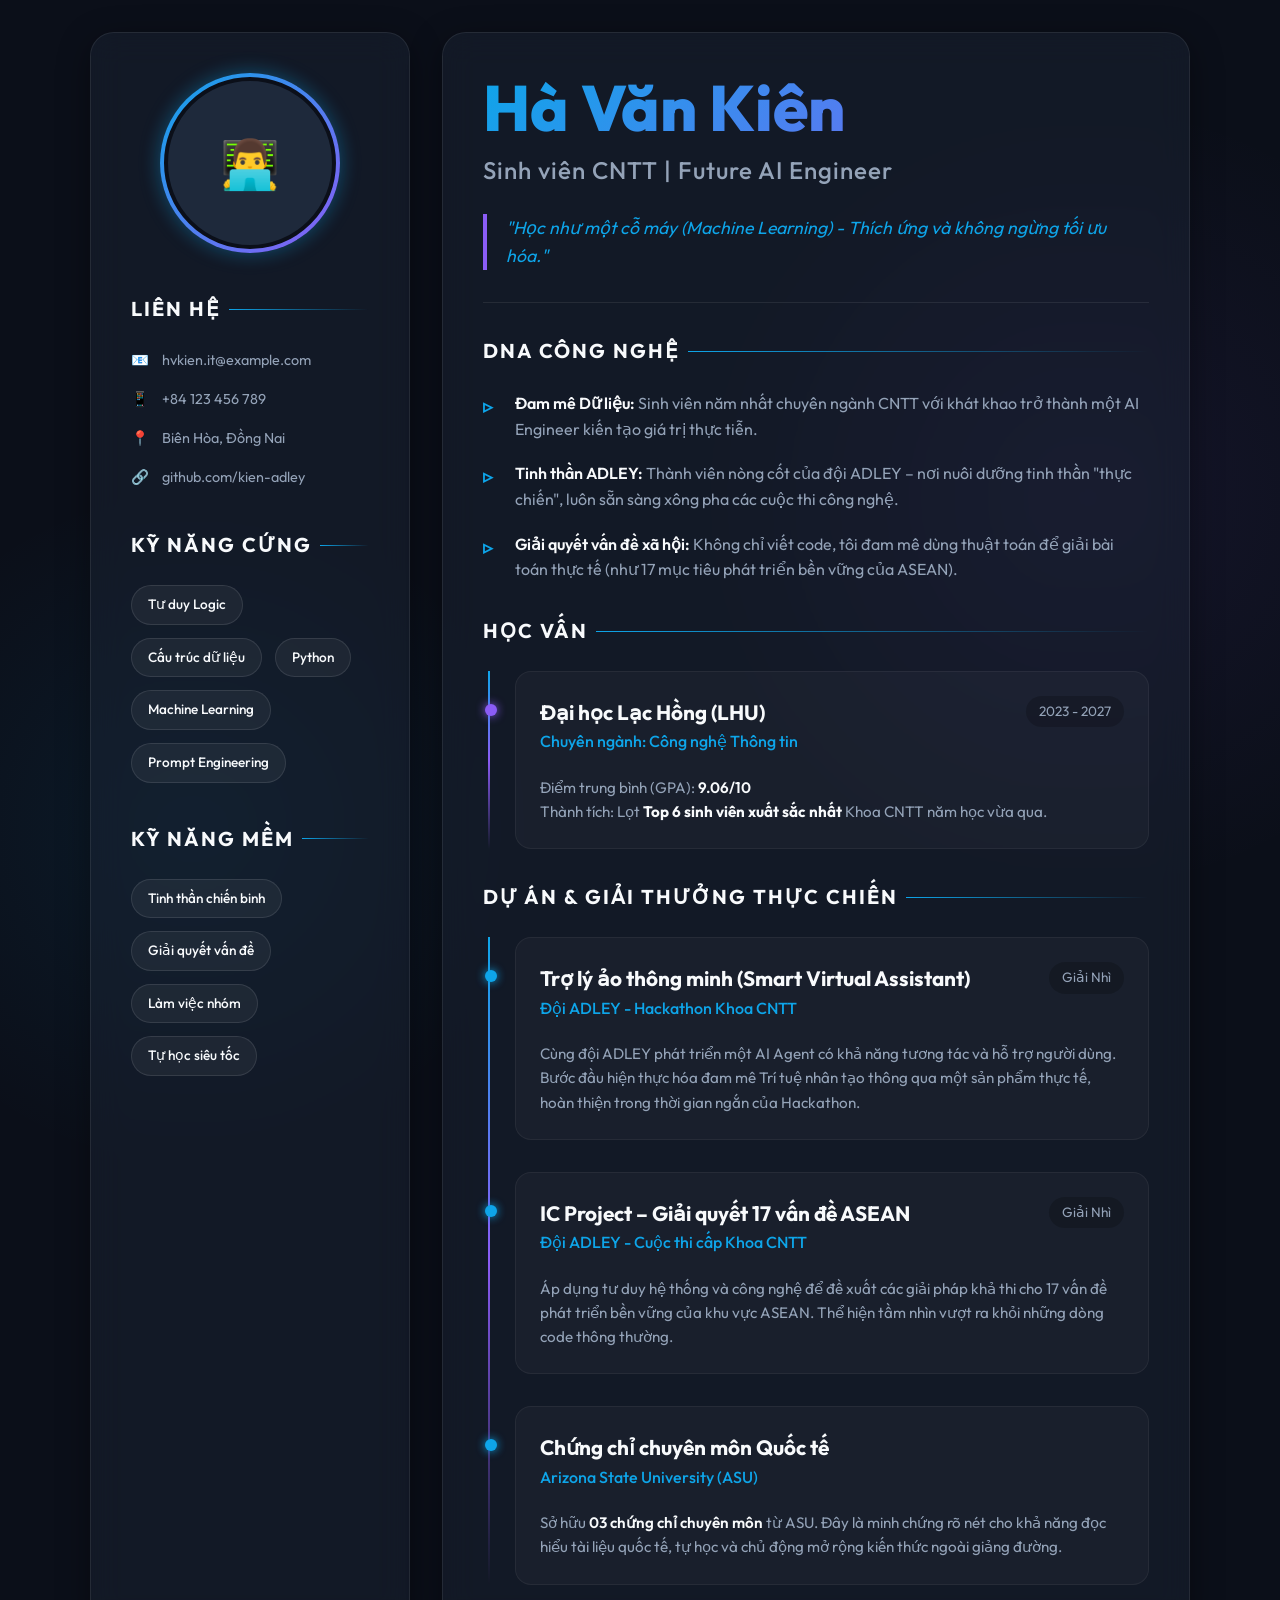
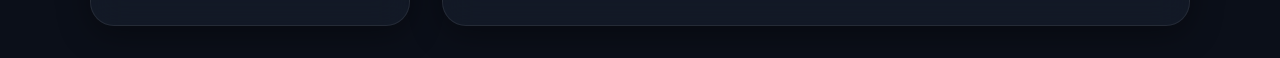
<file: CV/Kien_CV.html>
<!DOCTYPE html>
<html lang="vi">
<head>
    <meta charset="UTF-8">
    <meta name="viewport" content="width=device-width, initial-scale=1.0">
    <title>Hà Văn Kiên - Future AI Engineer</title>
    <link rel="preconnect" href="https://fonts.googleapis.com">
    <link rel="preconnect" href="https://fonts.gstatic.com" crossorigin>
    <link href="https://fonts.googleapis.com/css2?family=Outfit:wght@300;400;500;600;700;800&display=swap" rel="stylesheet">
    <style>
        :root {
            --bg-color: #0b0f19;
            --surface-color: rgba(30, 41, 59, 0.4);
            --surface-border: rgba(255, 255, 255, 0.08);
            --text-main: #f8fafc;
            --text-muted: #94a3b8;
            --accent-1: #0ea5e9;
            --accent-2: #8b5cf6;
            --gradient: linear-gradient(135deg, var(--accent-1), var(--accent-2));
            --glass-shadow: 0 8px 32px 0 rgba(0, 0, 0, 0.37);
        }

        * {
            margin: 0;
            padding: 0;
            box-sizing: border-box;
            font-family: 'Outfit', sans-serif;
        }

        body {
            background-color: var(--bg-color);
            background-image: 
                radial-gradient(circle at 15% 50%, rgba(14, 165, 233, 0.08), transparent 25%),
                radial-gradient(circle at 85% 30%, rgba(139, 92, 246, 0.08), transparent 25%);
            color: var(--text-main);
            line-height: 1.6;
            padding: 2rem;
            min-height: 100vh;
            display: flex;
            justify-content: center;
        }

        .cv-container {
            max-width: 1100px;
            width: 100%;
            display: grid;
            grid-template-columns: 320px 1fr;
            gap: 2rem;
            animation: fadeIn 1s ease-out;
        }

        /* Glassmorphism Card Style */
        .glass-panel {
            background: var(--surface-color);
            backdrop-filter: blur(16px);
            -webkit-backdrop-filter: blur(16px);
            border: 1px solid var(--surface-border);
            border-radius: 24px;
            padding: 2.5rem;
            box-shadow: var(--glass-shadow);
        }

        /* Sidebar Styles */
        .sidebar {
            display: flex;
            flex-direction: column;
            gap: 2.5rem;
        }

        .profile-pic-container {
            width: 180px;
            height: 180px;
            margin: 0 auto;
            border-radius: 50%;
            background: var(--gradient);
            padding: 4px;
            box-shadow: 0 0 20px rgba(14, 165, 233, 0.4);
            transition: transform 0.3s ease;
        }
        
        .profile-pic-container:hover {
            transform: scale(1.05) rotate(2deg);
        }

        .profile-pic {
            width: 100%;
            height: 100%;
            border-radius: 50%;
            background-color: #1e293b;
            display: flex;
            align-items: center;
            justify-content: center;
            font-size: 3rem;
            border: 4px solid var(--bg-color);
            overflow: hidden;
        }

        .section-title {
            font-size: 1.25rem;
            font-weight: 700;
            text-transform: uppercase;
            letter-spacing: 2px;
            margin-bottom: 1.5rem;
            color: var(--text-main);
            display: flex;
            align-items: center;
            gap: 0.5rem;
        }

        .section-title::after {
            content: '';
            flex: 1;
            height: 1px;
            background: linear-gradient(90deg, var(--accent-1), transparent);
        }

        .contact-list, .skill-list {
            list-style: none;
            display: flex;
            flex-direction: column;
            gap: 1rem;
        }

        .contact-item {
            font-size: 0.9rem;
            color: var(--text-muted);
            display: flex;
            align-items: center;
            gap: 0.8rem;
            transition: color 0.2s ease;
        }
        
        .contact-item:hover {
            color: var(--text-main);
        }

        .contact-icon {
            color: var(--accent-1);
            font-weight: 800;
        }

        .skill-tags {
            display: flex;
            flex-wrap: wrap;
            gap: 0.8rem;
        }

        .skill-tag {
            background: rgba(255,255,255,0.05);
            border: 1px solid rgba(255,255,255,0.1);
            padding: 0.5rem 1rem;
            border-radius: 50px;
            font-size: 0.85rem;
            font-weight: 500;
            transition: all 0.3s ease;
            cursor: default;
        }

        .skill-tag:hover {
            background: var(--gradient);
            border-color: transparent;
            transform: translateY(-2px);
            box-shadow: 0 5px 15px rgba(139, 92, 246, 0.3);
        }

        /* Main Content Styles */
        .main-content {
            display: flex;
            flex-direction: column;
            gap: 2rem;
        }

        .header-section {
            padding-bottom: 2rem;
            border-bottom: 1px solid var(--surface-border);
        }

        .name {
            font-size: 4rem;
            font-weight: 800;
            line-height: 1.1;
            margin-bottom: 0.5rem;
            background: var(--gradient);
            -webkit-background-clip: text;
            -webkit-text-fill-color: transparent;
        }

        .title {
            font-size: 1.5rem;
            font-weight: 500;
            color: var(--text-muted);
            margin-bottom: 1.5rem;
            letter-spacing: 1px;
        }

        .slogan {
            font-size: 1.1rem;
            font-style: italic;
            color: var(--accent-1);
            border-left: 4px solid var(--accent-2);
            padding-left: 1.2rem;
        }

        .profile-list {
            list-style: none;
            display: flex;
            flex-direction: column;
            gap: 1.2rem;
        }

        .profile-list li {
            position: relative;
            padding-left: 2rem;
            color: var(--text-muted);
        }

        .profile-list li::before {
            content: '▹';
            position: absolute;
            left: 0;
            top: 0;
            color: var(--accent-1);
            font-size: 1.2rem;
            font-weight: bold;
        }
        
        .profile-list li b {
            color: var(--text-main);
            font-weight: 600;
        }

        .timeline {
            position: relative;
            padding-left: 2rem;
            display: flex;
            flex-direction: column;
            gap: 2rem;
        }

        .timeline::before {
            content: '';
            position: absolute;
            left: 5px;
            top: 0;
            bottom: 0;
            width: 2px;
            background: linear-gradient(to bottom, var(--accent-1), var(--accent-2), transparent);
        }

        .timeline-item {
            position: relative;
            background: rgba(255,255,255,0.03);
            border: 1px solid rgba(255,255,255,0.05);
            border-radius: 16px;
            padding: 1.5rem;
            transition: all 0.3s ease;
        }

        .timeline-item:hover {
            transform: translateX(10px);
            background: rgba(255,255,255,0.05);
            border-color: rgba(255,255,255,0.15);
            box-shadow: 0 10px 30px rgba(0,0,0,0.2);
        }

        .timeline-item::before {
            content: '';
            position: absolute;
            left: -2rem;
            top: 2rem;
            width: 12px;
            height: 12px;
            border-radius: 50%;
            background: var(--accent-1);
            box-shadow: 0 0 10px var(--accent-1);
            transform: translateX(1px);
        }
        
        .timeline-item.edu::before {
            background: var(--accent-2);
            box-shadow: 0 0 10px var(--accent-2);
        }

        .item-header {
            display: flex;
            justify-content: space-between;
            align-items: flex-start;
            margin-bottom: 0.8rem;
        }

        .item-title {
            font-size: 1.3rem;
            font-weight: 700;
            color: var(--text-main);
        }

        .item-subtitle {
            font-size: 1rem;
            font-weight: 500;
            color: var(--accent-1);
            margin-bottom: 0.5rem;
        }

        .item-date {
            font-size: 0.85rem;
            color: var(--text-muted);
            background: rgba(0,0,0,0.2);
            padding: 0.3rem 0.8rem;
            border-radius: 20px;
        }

        .item-desc {
            color: var(--text-muted);
            font-size: 0.95rem;
        }
        
        .item-desc b {
            color: var(--text-main);
        }
        
        .highlight-text {
            color: var(--accent-1);
            font-weight: 600;
        }

        /* Animations */
        @keyframes fadeIn {
            from { opacity: 0; transform: translateY(20px); }
            to { opacity: 1; transform: translateY(0); }
        }

        /* Responsive */
        @media (max-width: 900px) {
            .cv-container {
                grid-template-columns: 1fr;
            }
            .name {
                font-size: 3rem;
            }
        }
    </style>
</head>
<body>

    <div class="cv-container">
        
        <!-- Sidebar -->
        <aside class="sidebar glass-panel">
            <div class="profile-pic-container">
                <div class="profile-pic">
                    👨‍💻
                </div>
            </div>

            <div>
                <h3 class="section-title">Liên hệ</h3>
                <ul class="contact-list">
                    <li class="contact-item">
                        <span class="contact-icon">📧</span> hvkien.it@example.com
                    </li>
                    <li class="contact-item">
                        <span class="contact-icon">📱</span> +84 123 456 789
                    </li>
                    <li class="contact-item">
                        <span class="contact-icon">📍</span> Biên Hòa, Đồng Nai
                    </li>
                    <li class="contact-item">
                        <span class="contact-icon">🔗</span> github.com/kien-adley
                    </li>
                </ul>
            </div>

            <div>
                <h3 class="section-title">Kỹ năng cứng</h3>
                <div class="skill-tags">
                    <div class="skill-tag">Tư duy Logic</div>
                    <div class="skill-tag">Cấu trúc dữ liệu</div>
                    <div class="skill-tag">Python</div>
                    <div class="skill-tag">Machine Learning</div>
                    <div class="skill-tag">Prompt Engineering</div>
                </div>
            </div>

            <div>
                <h3 class="section-title">Kỹ năng mềm</h3>
                <div class="skill-tags">
                    <div class="skill-tag">Tinh thần chiến binh</div>
                    <div class="skill-tag">Giải quyết vấn đề</div>
                    <div class="skill-tag">Làm việc nhóm</div>
                    <div class="skill-tag">Tự học siêu tốc</div>
                </div>
            </div>
        </aside>

        <!-- Main Content -->
        <main class="main-content glass-panel">
            
            <header class="header-section">
                <h1 class="name">Hà Văn Kiên</h1>
                <h2 class="title">Sinh viên CNTT | Future AI Engineer</h2>
                <p class="slogan">"Học như một cỗ máy (Machine Learning) - Thích ứng và không ngừng tối ưu hóa."</p>
            </header>

            <section>
                <h3 class="section-title">DNA Công nghệ</h3>
                <ul class="profile-list">
                    <li><b>Đam mê Dữ liệu:</b> Sinh viên năm nhất chuyên ngành CNTT với khát khao trở thành một AI Engineer kiến tạo giá trị thực tiễn.</li>
                    <li><b>Tinh thần ADLEY:</b> Thành viên nòng cốt của đội ADLEY – nơi nuôi dưỡng tinh thần "thực chiến", luôn sẵn sàng xông pha các cuộc thi công nghệ.</li>
                    <li><b>Giải quyết vấn đề xã hội:</b> Không chỉ viết code, tôi đam mê dùng thuật toán để giải bài toán thực tế (như 17 mục tiêu phát triển bền vững của ASEAN).</li>
                </ul>
            </section>

            <section>
                <h3 class="section-title">Học vấn</h3>
                <div class="timeline">
                    <div class="timeline-item edu">
                        <div class="item-header">
                            <div>
                                <h4 class="item-title">Đại học Lạc Hồng (LHU)</h4>
                                <div class="item-subtitle">Chuyên ngành: Công nghệ Thông tin</div>
                            </div>
                            <div class="item-date">2023 - 2027</div>
                        </div>
                        <p class="item-desc">Điểm trung bình (GPA): <b class="highlight-text">9.06/10</b><br>
                        Thành tích: Lọt <b>Top 6 sinh viên xuất sắc nhất</b> Khoa CNTT năm học vừa qua.</p>
                    </div>
                </div>
            </section>

            <section>
                <h3 class="section-title">Dự án & Giải thưởng thực chiến</h3>
                <div class="timeline">
                    
                    <div class="timeline-item">
                        <div class="item-header">
                            <div>
                                <h4 class="item-title">Trợ lý ảo thông minh (Smart Virtual Assistant)</h4>
                                <div class="item-subtitle">Đội ADLEY - Hackathon Khoa CNTT</div>
                            </div>
                            <div class="item-date">Giải Nhì</div>
                        </div>
                        <p class="item-desc">Cùng đội ADLEY phát triển một AI Agent có khả năng tương tác và hỗ trợ người dùng. Bước đầu hiện thực hóa đam mê Trí tuệ nhân tạo thông qua một sản phẩm thực tế, hoàn thiện trong thời gian ngắn của Hackathon.</p>
                    </div>

                    <div class="timeline-item">
                        <div class="item-header">
                            <div>
                                <h4 class="item-title">IC Project – Giải quyết 17 vấn đề ASEAN</h4>
                                <div class="item-subtitle">Đội ADLEY - Cuộc thi cấp Khoa CNTT</div>
                            </div>
                            <div class="item-date">Giải Nhì</div>
                        </div>
                        <p class="item-desc">Áp dụng tư duy hệ thống và công nghệ để đề xuất các giải pháp khả thi cho 17 vấn đề phát triển bền vững của khu vực ASEAN. Thể hiện tầm nhìn vượt ra khỏi những dòng code thông thường.</p>
                    </div>

                    <div class="timeline-item">
                        <div class="item-header">
                            <div>
                                <h4 class="item-title">Chứng chỉ chuyên môn Quốc tế</h4>
                                <div class="item-subtitle">Arizona State University (ASU)</div>
                            </div>
                        </div>
                        <p class="item-desc">Sở hữu <b class="highlight-text">03 chứng chỉ chuyên môn</b> từ ASU. Đây là minh chứng rõ nét cho khả năng đọc hiểu tài liệu quốc tế, tự học và chủ động mở rộng kiến thức ngoài giảng đường.</p>
                    </div>

                </div>
            </section>

        </main>
    </div>

</body>
</html>
</file>
